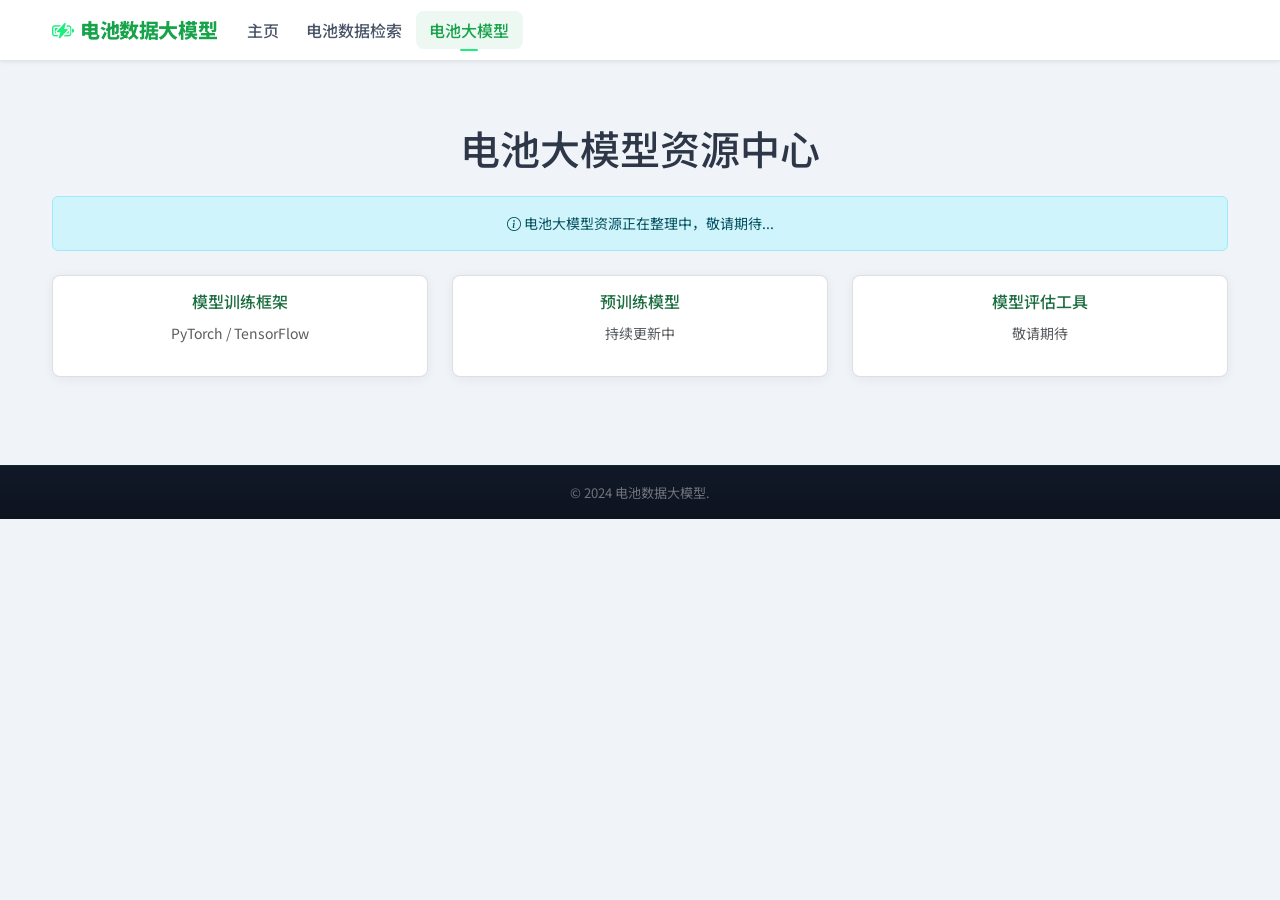
<file: model.html>
<!DOCTYPE html>
<html lang="zh">
<head>
    <meta charset="UTF-8">
    <meta name="viewport" content="width=device-width, initial-scale=1.0">
    <title>电池大模型</title>
    <link href="https://cdn.jsdelivr.net/npm/bootstrap@5.3.0/dist/css/bootstrap.min.css" rel="stylesheet">
    <link href="https://cdn.jsdelivr.net/npm/bootstrap-icons@1.7.2/font/bootstrap-icons.css" rel="stylesheet">
    <link href="styles.css" rel="stylesheet">
    <link href="chat-dialog.css" rel="stylesheet">
</head>
<body>
    <nav class="navbar navbar-expand-lg navbar-light bg-white fixed-top">
        <div class="container">
            <a class="navbar-brand text-success" href="index.html"><i class="bi bi-battery-charging"></i> 电池数据大模型</a>
            <button class="navbar-toggler" type="button" data-bs-toggle="collapse" data-bs-target="#navbarNav">
                <span class="navbar-toggler-icon"></span>
            </button>
            <div class="collapse navbar-collapse" id="navbarNav">
                <ul class="navbar-nav me-auto">
                    <li class="nav-item">
                        <a class="nav-link" href="index.html">主页</a>
                    </li>
                    <li class="nav-item">
                        <a class="nav-link" href="search.html">电池数据检索</a>
                    </li>
                    <li class="nav-item">
                        <a class="nav-link active" href="model.html">电池大模型</a>
                    </li>
                </ul>
            </div>
        </div>
    </nav>

    <div style="height: 76px;"></div>

    <div class="container mt-5">
        <h1 class="text-center mb-4">电池大模型资源中心</h1>
        <div class="alert alert-info text-center">
            <i class="bi bi-info-circle"></i> 电池大模型资源正在整理中，敬请期待...
        </div>
        <div class="row mt-4">
            <div class="col-md-4 mb-3">
                <div class="card">
                    <div class="card-body text-center">
                        <h5 class="card-title">模型训练框架</h5>
                        <p class="text-muted">PyTorch / TensorFlow</p>
                    </div>
                </div>
            </div>
            <div class="col-md-4 mb-3">
                <div class="card">
                    <div class="card-body text-center">
                        <h5 class="card-title">预训练模型</h5>
                        <p class="text-muted">持续更新中</p>
                    </div>
                </div>
            </div>
            <div class="col-md-4 mb-3">
                <div class="card">
                    <div class="card-body text-center">
                        <h5 class="card-title">模型评估工具</h5>
                        <p class="text-muted">敬请期待</p>
                    </div>
                </div>
            </div>
        </div>
    </div>

    <footer class="footer mt-5 py-3 bg-light">
        <div class="container text-center">
            <span class="text-muted">© 2024 电池数据大模型.</span>
        </div>
    </footer>

    <script src="https://cdn.jsdelivr.net/npm/bootstrap@5.3.0/dist/js/bootstrap.bundle.min.js"></script>
</body>
</html>
</file>
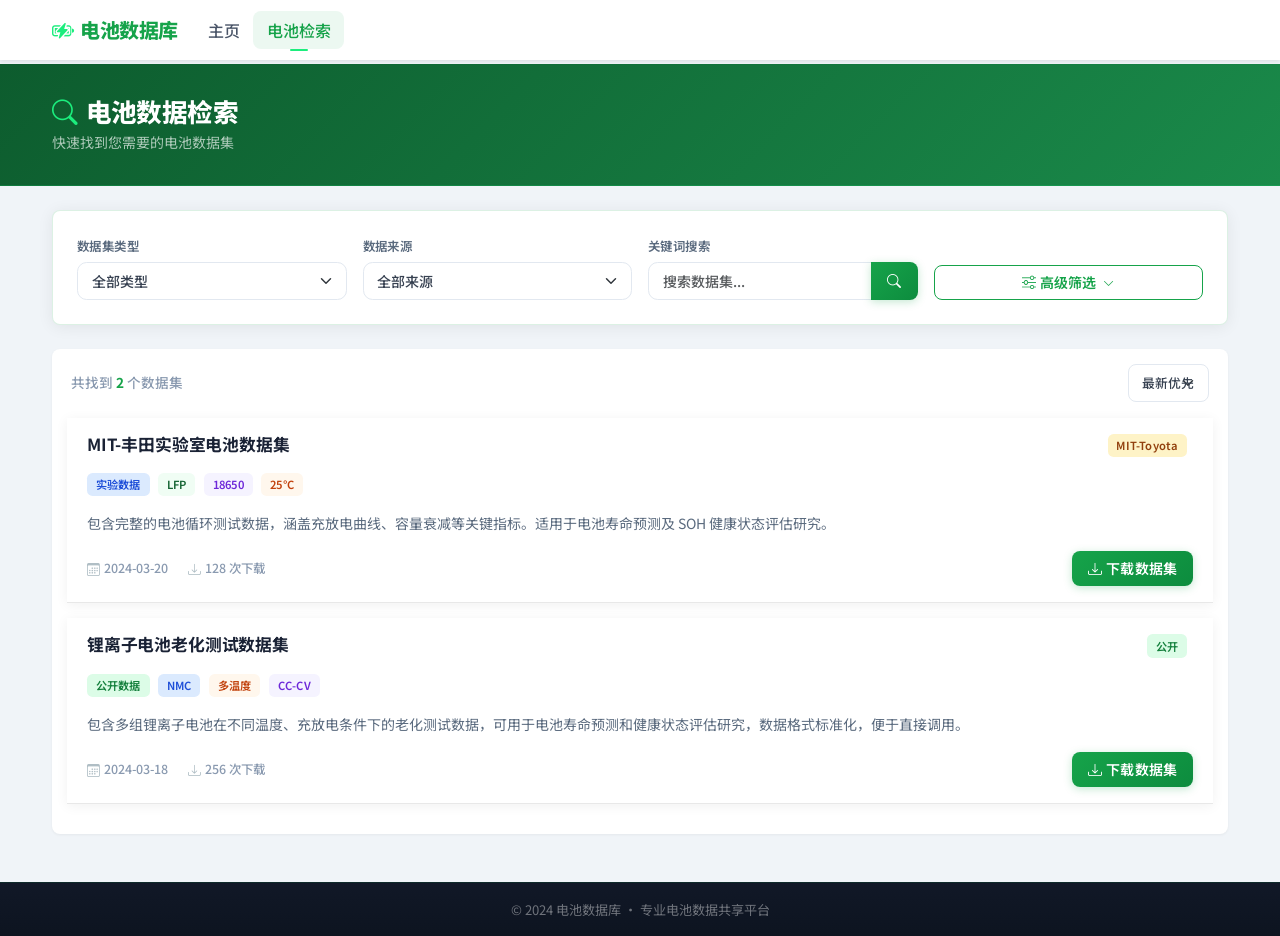
<file: search.html>
<!DOCTYPE html>
<html lang="zh">
<head>
    <meta charset="UTF-8">
    <meta name="viewport" content="width=device-width, initial-scale=1.0">
    <title>电池数据检索 · 电池数据库</title>
    <link href="https://cdn.jsdelivr.net/npm/bootstrap@5.3.0/dist/css/bootstrap.min.css" rel="stylesheet">
    <link href="https://cdn.jsdelivr.net/npm/bootstrap-icons@1.7.2/font/bootstrap-icons.css" rel="stylesheet">
    <link href="https://cdnjs.cloudflare.com/ajax/libs/font-awesome/6.0.0-beta3/css/all.min.css" rel="stylesheet">
    <link href="styles.css" rel="stylesheet">
    <link href="chat-dialog.css" rel="stylesheet">
</head>
<body>

    <!-- 导航栏 -->
    <nav class="navbar navbar-expand-lg navbar-light bg-white fixed-top">
        <div class="container">
            <a class="navbar-brand" href="index.html">
                <i class="bi bi-battery-charging"></i> 电池数据库
            </a>
            <button class="navbar-toggler" type="button" data-bs-toggle="collapse" data-bs-target="#navbarNav">
                <span class="navbar-toggler-icon"></span>
            </button>
            <div class="collapse navbar-collapse" id="navbarNav">
                <ul class="navbar-nav me-auto">
                    <li class="nav-item">
                        <a class="nav-link" href="index.html">主页</a>
                    </li>
                    <li class="nav-item">
                        <a class="nav-link active" href="search.html">电池检索</a>
                    </li>
                </ul>
            </div>
        </div>
    </nav>

    <!-- 导航栏占位 -->
    <div style="height: 64px;"></div>

    <!-- 页面标题 -->
    <div style="background: linear-gradient(135deg, #0d5c2e 0%, #1a8a4a 100%); padding: 2rem 0; border-bottom: 1px solid rgba(28,237,125,0.2);">
        <div class="container">
            <h1 style="color:#fff; font-size:1.6rem; font-weight:800; letter-spacing:-0.02em; margin:0 0 0.3rem;">
                <i class="bi bi-search me-2" style="color: #1ced7d;"></i>电池数据检索
            </h1>
            <p style="color:rgba(255,255,255,0.65); margin:0; font-size:0.875rem;">快速找到您需要的电池数据集</p>
        </div>
    </div>

    <!-- 主内容区 -->
    <div class="container mt-4 mb-5">

        <!-- 筛选条件 -->
        <div class="filter-section mb-4">
            <div class="card">
                <div class="card-body">
                    <!-- 基础筛选 -->
                    <div class="row g-3 align-items-end">
                        <div class="col-md-3">
                            <label class="form-label">数据集类型</label>
                            <select class="form-select" id="filterType">
                                <option value="">全部类型</option>
                                <option value="public">公开数据集</option>
                                <option value="experimental">实验数据集</option>
                            </select>
                        </div>
                        <div class="col-md-3">
                            <label class="form-label">数据来源</label>
                            <select class="form-select" id="filterSource">
                                <option value="">全部来源</option>
                                <option value="nasa">NASA</option>
                                <option value="lab">实验室</option>
                            </select>
                        </div>
                        <div class="col-md-3">
                            <label class="form-label">关键词搜索</label>
                            <div class="input-group">
                                <input type="text" class="form-control" placeholder="搜索数据集..." id="searchKeyword">
                                <button class="btn btn-primary px-3" type="button">
                                    <i class="bi bi-search"></i>
                                </button>
                            </div>
                        </div>
                        <div class="col-md-3">
                            <label class="form-label">&nbsp;</label>
                            <button class="btn btn-outline-primary w-100" type="button"
                                    data-bs-toggle="collapse" data-bs-target="#advancedFilters">
                                <i class="bi bi-sliders me-1"></i>高级筛选
                                <i class="bi bi-chevron-down ms-1" style="font-size:0.7rem;"></i>
                            </button>
                        </div>
                    </div>

                    <!-- 高级筛选（可折叠） -->
                    <div class="collapse" id="advancedFilters">
                        <hr style="border-color:#e2e8f0; margin: 1.25rem 0 1rem;">
                        <p style="font-size:0.75rem; font-weight:700; color:#8a9ab0; letter-spacing:0.06em; text-transform:uppercase; margin-bottom:0.85rem;">
                            高级筛选条件
                        </p>
                        <div class="row g-3">
                            <div class="col-md-4 col-sm-6">
                                <label class="form-label">正极材料</label>
                                <select class="form-select">
                                    <option value="">请选择</option>
                                    <option value="LCO">LCO</option>
                                    <option value="LFP">LFP</option>
                                    <option value="NCA">NCA</option>
                                    <option value="NMC">NMC</option>
                                    <option value="NMC-LCO">NMC-LCO</option>
                                </select>
                            </div>
                            <div class="col-md-4 col-sm-6">
                                <label class="form-label">负极材料</label>
                                <select class="form-select">
                                    <option value="">请选择</option>
                                    <option value="SiO2">SiO₂</option>
                                    <option value="Graphite">Graphite（石墨）</option>
                                </select>
                            </div>
                            <div class="col-md-4 col-sm-6">
                                <label class="form-label">测试温度 (°C)</label>
                                <select class="form-select">
                                    <option value="">请选择</option>
                                    <option value="0">0 °C</option>
                                    <option value="5">5 °C</option>
                                    <option value="10">10 °C</option>
                                    <option value="15">15 °C</option>
                                    <option value="20">20 °C</option>
                                    <option value="25">25 °C</option>
                                    <option value="30">30 °C</option>
                                    <option value="35">35 °C</option>
                                    <option value="40">40 °C</option>
                                </select>
                            </div>
                            <div class="col-md-4 col-sm-6">
                                <label class="form-label">充电协议</label>
                                <select class="form-select">
                                    <option value="">请选择</option>
                                    <option value="CC_CV">CC-CV</option>
                                    <option value="CC">CC</option>
                                    <option value="CV">CV</option>
                                    <option value="CP">CP</option>
                                </select>
                            </div>
                            <div class="col-md-4 col-sm-6">
                                <label class="form-label">放电协议</label>
                                <select class="form-select">
                                    <option value="">请选择</option>
                                    <option value="CC_CV">CC-CV</option>
                                    <option value="CC">CC</option>
                                    <option value="CV">CV</option>
                                    <option value="CP">CP</option>
                                </select>
                            </div>
                            <div class="col-md-4 col-sm-6">
                                <label class="form-label">电池形状尺寸</label>
                                <select class="form-select">
                                    <option value="">请选择</option>
                                    <option value="18650">18650 型</option>
                                    <option value="21700">21700 型</option>
                                    <option value="soft_pack">方形软包</option>
                                    <option value="hard_shell">方形硬壳</option>
                                    <option value="button">纽扣电池</option>
                                    <option value="plate">平板电池</option>
                                    <option value="solid_state">固态电池</option>
                                </select>
                            </div>
                            <div class="col-md-4 col-sm-6">
                                <label class="form-label">最大荷电状态 (SOC_max)</label>
                                <select class="form-select">
                                    <option value="">请选择</option>
                                    <option value="60">60%</option>
                                    <option value="80">80%</option>
                                    <option value="100">100%</option>
                                </select>
                            </div>
                            <div class="col-md-4 col-sm-6">
                                <label class="form-label">最小荷电状态 (SOC_min)</label>
                                <select class="form-select">
                                    <option value="">请选择</option>
                                    <option value="0">0%</option>
                                    <option value="20">20%</option>
                                    <option value="40">40%</option>
                                </select>
                            </div>
                        </div>
                    </div>
                </div>
            </div>
        </div>

        <!-- 搜索结果 -->
        <div class="search-results">
            <!-- 结果计数 -->
            <div class="results-header">
                <span class="results-count">共找到 <strong>2</strong> 个数据集</span>
                <select class="form-select form-select-sm" style="width:auto; font-size:0.8rem; border-radius:0.5rem;">
                    <option>最新优先</option>
                    <option>下载最多</option>
                    <option>名称排序</option>
                </select>
            </div>

            <!-- 结果卡片 1 -->
            <div class="result-card card">
                <div class="card-body">
                    <div class="d-flex justify-content-between align-items-start mb-2">
                        <h5 class="card-title mb-0">MIT-丰田实验室电池数据集</h5>
                        <span class="result-tag result-tag-nasa ms-2" style="white-space:nowrap;">MIT-Toyota</span>
                    </div>
                    <div class="mb-2">
                        <span class="result-tag result-tag-experiment">实验数据</span>
                        <span class="result-tag result-tag-public" style="background:#f0fdf4; color:#166534;">LFP</span>
                        <span class="result-tag" style="background:#f5f3ff; color:#6d28d9;">18650</span>
                        <span class="result-tag" style="background:#fff7ed; color:#c2410c;">25°C</span>
                    </div>
                    <p class="card-text">
                        包含完整的电池循环测试数据，涵盖充放电曲线、容量衰减等关键指标。适用于电池寿命预测及 SOH 健康状态评估研究。
                    </p>
                    <div class="d-flex justify-content-between align-items-center flex-wrap gap-2">
                        <div class="result-metadata">
                            <span><i class="bi bi-calendar3"></i> 2024-03-20</span>
                            <span><i class="bi bi-download"></i> 128 次下载</span>
                        </div>
                        <a href="https://zenodo.org/records/3633835" target="_blank" class="btn btn-primary btn-sm">
                            <i class="bi bi-download me-1"></i>下载数据集
                        </a>
                    </div>
                </div>
            </div>

            <!-- 结果卡片 2 -->
            <div class="result-card card">
                <div class="card-body">
                    <div class="d-flex justify-content-between align-items-start mb-2">
                        <h5 class="card-title mb-0">锂离子电池老化测试数据集</h5>
                        <span class="result-tag result-tag-public ms-2" style="white-space:nowrap;">公开</span>
                    </div>
                    <div class="mb-2">
                        <span class="result-tag result-tag-public">公开数据</span>
                        <span class="result-tag result-tag-public" style="background:#dbeafe; color:#1d4ed8;">NMC</span>
                        <span class="result-tag" style="background:#fff7ed; color:#c2410c;">多温度</span>
                        <span class="result-tag" style="background:#f5f3ff; color:#6d28d9;">CC-CV</span>
                    </div>
                    <p class="card-text">
                        包含多组锂离子电池在不同温度、充放电条件下的老化测试数据，可用于电池寿命预测和健康状态评估研究，数据格式标准化，便于直接调用。
                    </p>
                    <div class="d-flex justify-content-between align-items-center flex-wrap gap-2">
                        <div class="result-metadata">
                            <span><i class="bi bi-calendar3"></i> 2024-03-18</span>
                            <span><i class="bi bi-download"></i> 256 次下载</span>
                        </div>
                        <a href="https://ieee-dataport.org//documents/battery-aging-cycle-data-different-dod-discharge-depths" target="_blank" class="btn btn-primary btn-sm">
                            <i class="bi bi-download me-1"></i>下载数据集
                        </a>
                    </div>
                </div>
            </div>

        </div><!-- /.search-results -->
    </div><!-- /.container -->

    <!-- 页脚 -->
    <footer class="footer mt-auto py-3">
        <div class="container text-center">
            <span class="text-muted">© 2024 电池数据库 · 专业电池数据共享平台</span>
        </div>
    </footer>

    <script src="https://cdn.jsdelivr.net/npm/bootstrap@5.3.0/dist/js/bootstrap.bundle.min.js"></script>
</body>
</html>
</file>
<file: styles.css>
/* =============================================
   全局 & 基础
   ============================================= */
@import url('https://fonts.googleapis.com/css2?family=Noto+Sans+SC:wght@400;500;600;700;800&family=JetBrains+Mono:wght@400;600&display=swap');

:root {
    --green-primary: #1ced7d;
    --green-dark:    #0a9e52;
    --green-dim:     rgba(28, 237, 125, 0.15);
    --dark-bg:       #0f1117;
    --dark-card:     #161b24;
    --dark-border:   rgba(28, 237, 125, 0.2);
    --text-primary:  #e8edf5;
    --text-muted:    #7a8899;
    --accent-gold:   #ffd700;
    --radius-lg:     1rem;
    --radius-xl:     1.5rem;
    --shadow-green:  0 4px 24px rgba(28, 237, 125, 0.12);
    --shadow-card:   0 8px 32px rgba(0, 0, 0, 0.35);
    --transition:    all 0.28s cubic-bezier(0.4, 0, 0.2, 1);
}

*, *::before, *::after { box-sizing: border-box; }

body {
    min-height: 100vh;
    display: flex;
    flex-direction: column;
    background-color: #f0f4f8;
    font-family: 'Noto Sans SC', -apple-system, BlinkMacSystemFont, sans-serif;
    color: #2d3748;
    -webkit-font-smoothing: antialiased;
}

/* =============================================
   导航栏
   ============================================= */
.navbar {
    background: rgba(255, 255, 255, 0.97) !important;
    backdrop-filter: blur(12px);
    -webkit-backdrop-filter: blur(12px);
    box-shadow: 0 1px 0 rgba(0,0,0,0.08), 0 4px 16px rgba(0,0,0,0.06);
    padding: 0.6rem 0;
    transition: var(--transition);
}

.navbar-brand {
    font-weight: 800;
    font-size: 1.25rem;
    letter-spacing: -0.02em;
    color: #16a34a !important;
    display: flex;
    align-items: center;
    gap: 0.4rem;
}

.navbar-brand i {
    font-size: 1.4rem;
    color: var(--green-primary) !important;
}

.nav-link {
    font-weight: 500;
    font-size: 0.9rem;
    color: #4a5568 !important;
    padding: 0.45rem 0.85rem !important;
    border-radius: 0.5rem;
    transition: var(--transition);
    position: relative;
}

.nav-link:hover,
.nav-link.active {
    color: #16a34a !important;
    background: rgba(22, 163, 74, 0.08);
}

.nav-link.active::after {
    content: '';
    position: absolute;
    bottom: -2px;
    left: 50%;
    transform: translateX(-50%);
    width: 18px;
    height: 2px;
    background: var(--green-primary);
    border-radius: 2px;
}

/* =============================================
   Hero 区域
   ============================================= */
.hero-section {
    background: linear-gradient(135deg, #0d5c2e 0%, #1a8a4a 35%, #0f7a3c 65%, #064d22 100%);
    padding: 5rem 0 4rem;
    margin-bottom: 0;
    position: relative;
    overflow: hidden;
}

.hero-section::before {
    content: '';
    position: absolute;
    inset: 0;
    background:
        radial-gradient(ellipse 60% 80% at 80% 50%, rgba(28, 237, 125, 0.12) 0%, transparent 70%),
        radial-gradient(ellipse 40% 60% at 10% 80%, rgba(28, 237, 125, 0.08) 0%, transparent 60%);
    pointer-events: none;
}

.hero-section::after {
    content: '';
    position: absolute;
    bottom: 0;
    left: 0;
    right: 0;
    height: 1px;
    background: linear-gradient(90deg, transparent, rgba(28, 237, 125, 0.4), transparent);
}

.hero-content {
    padding: 1.5rem 0 1.5rem 2rem;
    position: relative;
    z-index: 1;
}

.hero-content h1 {
    font-size: 2.8rem;
    font-weight: 800;
    letter-spacing: -0.03em;
    line-height: 1.15;
    margin-bottom: 1.75rem;
    text-shadow: 0 2px 20px rgba(0,0,0,0.3);
}

.hero-content h1 span {
    color: var(--green-primary);
}

/* 统计数字 */
.stats {
    display: flex;
    gap: 2rem;
    flex-wrap: wrap;
    margin-bottom: 2rem;
}

.stat-item {
    position: relative;
    padding: 0.75rem 1.25rem;
    background: rgba(255,255,255,0.08);
    border: 1px solid rgba(28, 237, 125, 0.25);
    border-radius: 0.75rem;
    backdrop-filter: blur(8px);
    min-width: 140px;
}

.stat-item .h3 {
    font-size: 2.4rem !important;
    font-weight: 800 !important;
    color: var(--accent-gold) !important;
    font-family: 'JetBrains Mono', monospace !important;
    line-height: 1 !important;
    margin-bottom: 0.25rem !important;
}

.stat-item p {
    font-size: 0.78rem;
    color: rgba(255,255,255,0.75);
    margin: 0;
    line-height: 1.4;
}

/* CTA 区域 */
.cta-section .btn-light {
    background: rgba(255,255,255,0.95);
    color: #16a34a;
    font-size: 1rem;
    font-weight: 700;
    padding: 0.75rem 1.75rem;
    border-radius: 0.65rem;
    border: none;
    box-shadow: 0 4px 20px rgba(0,0,0,0.2);
    transition: var(--transition);
    letter-spacing: -0.01em;
}

.cta-section .btn-light:hover {
    background: #fff;
    transform: translateY(-2px);
    box-shadow: 0 8px 28px rgba(0,0,0,0.25);
    color: #0f7a3c;
}

.cta-section .hero-subtext {
    color: rgba(255,255,255,0.7);
    font-size: 0.9rem;
    margin-top: 0.75rem;
    margin-bottom: 0;
}

/* Hero 图片 */
.rounded-custom {
    border-radius: var(--radius-xl);
    box-shadow: 0 20px 60px rgba(0,0,0,0.4), 0 0 0 1px rgba(28, 237, 125, 0.2);
    transition: var(--transition);
    overflow: hidden;
    position: relative;
    z-index: 1;
}

.rounded-custom:hover {
    transform: translateY(-8px) scale(1.01);
    box-shadow: 0 28px 70px rgba(0,0,0,0.5), 0 0 0 1px rgba(28, 237, 125, 0.35);
}

.rounded-custom img {
    width: 100%;
    height: auto;
    display: block;
}

/* =============================================
   功能特色区域
   ============================================= */
.features-section {
    background: linear-gradient(180deg, #111827 0%, #1a2235 100%);
    padding: 3rem 0;
    border-top: 1px solid rgba(28, 237, 125, 0.15);
    border-bottom: 1px solid rgba(28, 237, 125, 0.15);
}

.feature-item {
    padding: 1.5rem;
    border-radius: var(--radius-lg);
    transition: var(--transition);
    position: relative;
}

.feature-item:hover {
    transform: translateY(-4px);
    background: rgba(28, 237, 125, 0.05);
}

.feature-number {
    font-family: 'JetBrains Mono', monospace;
    font-size: 2.2rem;
    font-weight: 600;
    color: var(--green-primary);
    opacity: 0.6;
    min-width: 3rem;
    line-height: 1;
}

.feature-content {
    border-left: 2px solid rgba(28, 237, 125, 0.3) !important;
}

.feature-content h3 {
    color: #e8edf5 !important;
    font-size: 1rem !important;
    font-weight: 600;
    margin-bottom: 0.4rem !important;
    letter-spacing: -0.01em;
}

.feature-content p {
    color: rgba(255,255,255,0.45) !important;
    font-size: 0.82rem;
    line-height: 1.6;
}

/* =============================================
   数据表区域
   ============================================= */
.data-section-title {
    font-size: 1.5rem;
    font-weight: 700;
    color: #1a2235;
    letter-spacing: -0.02em;
    margin-bottom: 0.25rem;
}

.data-section-title::before {
    content: '';
    display: inline-block;
    width: 4px;
    height: 1.3em;
    background: linear-gradient(180deg, var(--green-primary), var(--green-dark));
    border-radius: 2px;
    margin-right: 0.65rem;
    vertical-align: middle;
}

/* 卡片 */
.card {
    border: 1px solid rgba(0,0,0,0.07);
    box-shadow: 0 2px 12px rgba(0,0,0,0.06);
    margin-bottom: 1.5rem;
    border-radius: var(--radius-lg);
    overflow: hidden;
    background: #fff;
    transition: var(--transition);
}

.card:hover {
    box-shadow: 0 6px 24px rgba(0,0,0,0.1);
}

.card-header {
    background: #fff;
    border-bottom: 1px solid rgba(0,0,0,0.07);
    padding: 1.25rem 1.5rem;
}

.card-header h2 {
    margin: 0;
    color: #1a2235;
    font-weight: 700;
    font-size: 1.15rem;
    letter-spacing: -0.02em;
}

.card-header .text-muted {
    font-size: 0.82rem;
    color: #8a9ab0 !important;
}

/* 电池图片 */
.battery-img {
    width: 56px;
    height: 56px;
    object-fit: cover;
    border-radius: 0.5rem;
    box-shadow: 0 2px 8px rgba(0,0,0,0.12);
    transition: var(--transition);
    border: 1px solid rgba(0,0,0,0.06);
}

.battery-img:hover {
    transform: scale(1.12);
    box-shadow: 0 4px 16px rgba(0,0,0,0.2);
}

/* 表格 */
.table {
    margin-bottom: 0;
    font-size: 0.875rem;
}

.table thead th {
    background: #f7fafc;
    font-weight: 600;
    font-size: 0.78rem;
    color: #5a6a7e;
    border-bottom: 2px solid #e8edf3;
    letter-spacing: 0.03em;
    text-transform: uppercase;
    padding: 0.85rem 1rem;
    white-space: nowrap;
}

.table tbody td {
    vertical-align: middle;
    color: #374151;
    padding: 0.85rem 1rem;
    border-bottom: 1px solid #f1f5f9;
    font-weight: 500;
}

.table-hover tbody tr {
    transition: background 0.15s ease;
}

.table-hover tbody tr:hover td {
    background-color: #f0fdf4;
    color: #1a2235;
}

/* 类型徽章 */
.badge-type {
    display: inline-block;
    padding: 0.25rem 0.6rem;
    border-radius: 0.35rem;
    font-size: 0.72rem;
    font-weight: 600;
    letter-spacing: 0.02em;
}

.badge-lfp  { background: #dcfce7; color: #15803d; }
.badge-nca  { background: #dbeafe; color: #1d4ed8; }
.badge-nmc  { background: #fef3c7; color: #92400e; }
.badge-lco  { background: #fce7f3; color: #9d174d; }

/* 按钮 */
.btn-primary {
    background: linear-gradient(135deg, #16a34a 0%, #0d8c3e 100%);
    border: none;
    padding: 0.45rem 1rem;
    font-weight: 600;
    font-size: 0.8rem;
    letter-spacing: 0.01em;
    border-radius: 0.5rem;
    transition: var(--transition);
    box-shadow: 0 2px 8px rgba(22, 163, 74, 0.25);
}

.btn-primary:hover {
    background: linear-gradient(135deg, #15803d 0%, #0a7532 100%);
    transform: translateY(-1px);
    box-shadow: 0 4px 14px rgba(22, 163, 74, 0.35);
}

.btn-primary:active {
    transform: translateY(0);
}

.btn-outline-primary {
    color: #16a34a;
    border-color: #16a34a;
    font-weight: 600;
    font-size: 0.85rem;
    border-radius: 0.5rem;
    transition: var(--transition);
}

.btn-outline-primary:hover {
    background: #16a34a;
    border-color: #16a34a;
    box-shadow: 0 4px 12px rgba(22, 163, 74, 0.25);
}

/* =============================================
   检索页 - 筛选区域
   ============================================= */
.filter-section .card {
    border: 1px solid rgba(22, 163, 74, 0.15);
    box-shadow: 0 2px 16px rgba(0,0,0,0.07);
}

.filter-section .card-body {
    padding: 1.5rem;
}

.form-label {
    font-weight: 600;
    font-size: 0.78rem;
    color: #5a6a7e;
    letter-spacing: 0.04em;
    text-transform: uppercase;
    margin-bottom: 0.4rem;
}

.form-select, .form-control {
    border: 1.5px solid #e2e8f0;
    border-radius: 0.6rem;
    font-size: 0.875rem;
    font-weight: 500;
    color: #374151;
    padding: 0.5rem 0.85rem;
    background-color: #fff;
    transition: var(--transition);
    box-shadow: none;
}

.form-select:focus, .form-control:focus {
    border-color: #16a34a;
    box-shadow: 0 0 0 3px rgba(22, 163, 74, 0.12);
    outline: none;
}

/* 高级筛选折叠区 */
#advancedFilters {
    padding-top: 0.5rem;
    border-top: 1px dashed #e2e8f0;
    margin-top: 0.5rem;
}

/* =============================================
   检索页 - 结果卡片
   ============================================= */
.search-results .card-header-text {
    font-size: 0.78rem;
    color: #8a9ab0;
    font-weight: 500;
    letter-spacing: 0.02em;
}

.result-card {
    border: 1px solid rgba(0,0,0,0.07);
    border-radius: var(--radius-lg);
    margin-bottom: 1rem;
    background: #fff;
    transition: var(--transition);
    overflow: hidden;
}

.result-card:hover {
    border-color: rgba(22, 163, 74, 0.3);
    box-shadow: 0 6px 24px rgba(0,0,0,0.1), 0 0 0 1px rgba(22, 163, 74, 0.15);
    transform: translateY(-2px);
}

.result-card .card-body {
    padding: 1.25rem 1.5rem;
}

.result-card .card-title {
    font-size: 1.05rem;
    font-weight: 700;
    color: #1a2235;
    margin-bottom: 0.5rem;
    letter-spacing: -0.01em;
}

.result-card .card-text {
    font-size: 0.875rem;
    color: #5a6a7e;
    line-height: 1.65;
    margin-bottom: 1rem;
}

.result-metadata {
    display: flex;
    gap: 1rem;
    flex-wrap: wrap;
    align-items: center;
}

.result-metadata span {
    font-size: 0.78rem;
    color: #8a9ab0;
    font-weight: 500;
    display: flex;
    align-items: center;
    gap: 0.3rem;
}

.result-metadata i {
    font-size: 0.8rem;
    color: #b0bec5;
}

.result-tag {
    display: inline-block;
    padding: 0.2rem 0.55rem;
    border-radius: 0.35rem;
    font-size: 0.7rem;
    font-weight: 600;
    margin-right: 0.35rem;
    margin-bottom: 0.5rem;
    letter-spacing: 0.02em;
}

.result-tag-public     { background: #dcfce7; color: #15803d; }
.result-tag-experiment { background: #dbeafe; color: #1d4ed8; }
.result-tag-nasa       { background: #fef3c7; color: #92400e; }

/* 搜索结果头部 */
.results-header {
    display: flex;
    justify-content: space-between;
    align-items: center;
    margin-bottom: 1rem;
    padding: 0 0.25rem;
}

.results-count {
    font-size: 0.85rem;
    color: #8a9ab0;
    font-weight: 500;
}

.results-count strong {
    color: #16a34a;
}

/* =============================================
   AI 聊天对话框
   ============================================= */
.chat-dialog {
    display: none;
    position: fixed;
    bottom: 24px;
    right: 24px;
    width: 380px;
    height: 560px;
    background: #fff;
    border-radius: 16px;
    box-shadow: 0 20px 60px rgba(0,0,0,0.2), 0 0 0 1px rgba(0,0,0,0.06);
    z-index: 1050;
    flex-direction: column;
    overflow: hidden;
    animation: slideUp 0.3s cubic-bezier(0.4, 0, 0.2, 1);
}

.chat-dialog.show {
    display: flex;
}

@keyframes slideUp {
    from { opacity: 0; transform: translateY(20px) scale(0.97); }
    to   { opacity: 1; transform: translateY(0) scale(1); }
}

.chat-header {
    padding: 1rem 1.25rem;
    background: linear-gradient(135deg, #16a34a 0%, #0d8c3e 100%);
    display: flex;
    justify-content: space-between;
    align-items: center;
    flex-shrink: 0;
}

.chat-header h5 {
    color: #fff;
    margin: 0;
    font-size: 0.95rem;
    font-weight: 700;
    letter-spacing: -0.01em;
    display: flex;
    align-items: center;
    gap: 0.5rem;
}

.chat-header h5::before {
    content: '⚡';
    font-size: 1rem;
}

.close-btn {
    background: rgba(255,255,255,0.15);
    border: none;
    color: #fff;
    width: 28px;
    height: 28px;
    border-radius: 50%;
    display: flex;
    align-items: center;
    justify-content: center;
    cursor: pointer;
    transition: var(--transition);
    font-size: 0.8rem;
}

.close-btn:hover {
    background: rgba(255,255,255,0.3);
}

.chat-messages {
    flex: 1;
    overflow-y: auto;
    padding: 1rem 1.25rem;
    display: flex;
    flex-direction: column;
    gap: 0.75rem;
    scroll-behavior: smooth;
}

.chat-messages::-webkit-scrollbar { width: 4px; }
.chat-messages::-webkit-scrollbar-track { background: transparent; }
.chat-messages::-webkit-scrollbar-thumb { background: #e2e8f0; border-radius: 4px; }

.message {
    display: flex;
    align-items: flex-end;
    gap: 0.5rem;
    animation: fadeIn 0.25s ease;
}

@keyframes fadeIn {
    from { opacity: 0; transform: translateY(8px); }
    to   { opacity: 1; transform: translateY(0); }
}

.message.user-message {
    flex-direction: row-reverse;
}

.message-avatar {
    width: 32px;
    height: 32px;
    border-radius: 50%;
    object-fit: cover;
    flex-shrink: 0;
    box-shadow: 0 2px 6px rgba(0,0,0,0.12);
}

.message-content {
    max-width: 75%;
    padding: 0.65rem 0.9rem;
    border-radius: 14px;
    font-size: 0.85rem;
    line-height: 1.55;
    font-weight: 400;
}

.bot-message .message-content {
    background: #f1f5f9;
    color: #374151;
    border-bottom-left-radius: 4px;
}

.user-message .message-content {
    background: linear-gradient(135deg, #16a34a 0%, #0d8c3e 100%);
    color: #fff;
    border-bottom-right-radius: 4px;
}

.chat-input-area {
    display: flex;
    align-items: flex-end;
    gap: 0.6rem;
    padding: 0.85rem 1.25rem;
    border-top: 1px solid #f1f5f9;
    background: #fff;
    flex-shrink: 0;
}

#userInput {
    flex: 1;
    border: 1.5px solid #e2e8f0;
    border-radius: 12px;
    padding: 0.6rem 0.85rem;
    font-size: 0.85rem;
    resize: none;
    outline: none;
    transition: var(--transition);
    font-family: inherit;
    line-height: 1.5;
    max-height: 100px;
}

#userInput:focus {
    border-color: #16a34a;
    box-shadow: 0 0 0 3px rgba(22, 163, 74, 0.1);
}

.send-btn {
    width: 38px;
    height: 38px;
    border-radius: 50%;
    background: linear-gradient(135deg, #16a34a, #0d8c3e);
    border: none;
    color: #fff;
    display: flex;
    align-items: center;
    justify-content: center;
    cursor: pointer;
    transition: var(--transition);
    flex-shrink: 0;
    box-shadow: 0 2px 8px rgba(22, 163, 74, 0.3);
}

.send-btn:hover {
    transform: scale(1.08);
    box-shadow: 0 4px 14px rgba(22, 163, 74, 0.4);
}

/* =============================================
   下载进度 & Toast
   ============================================= */
.download-progress {
    position: fixed;
    top: 50%;
    left: 50%;
    transform: translate(-50%, -50%);
    background: #fff;
    padding: 1.5rem 2rem;
    border-radius: var(--radius-lg);
    box-shadow: 0 20px 60px rgba(0,0,0,0.2);
    z-index: 2000;
    min-width: 320px;
    border: 1px solid rgba(22, 163, 74, 0.15);
}

.download-progress h4 {
    font-size: 1rem;
    font-weight: 700;
    color: #1a2235;
    margin-bottom: 1rem;
}

.download-progress .progress {
    height: 8px;
    border-radius: 4px;
    background: #e2e8f0;
    overflow: hidden;
    margin: 0.75rem 0;
}

.download-progress .progress-bar {
    background: linear-gradient(90deg, #16a34a, var(--green-primary));
    border-radius: 4px;
    transition: width 0.3s ease;
}

.download-progress .progress-text {
    text-align: center;
    font-size: 0.85rem;
    font-weight: 600;
    color: #16a34a;
    margin: 0;
}

.toast {
    position: fixed;
    top: 80px;
    right: 20px;
    z-index: 2100;
    min-width: 280px;
    border-radius: var(--radius-lg);
    box-shadow: 0 8px 24px rgba(0,0,0,0.15);
    border: none;
    overflow: hidden;
}

.toast-header {
    font-weight: 600;
    font-size: 0.875rem;
    padding: 0.65rem 1rem;
    border-bottom: 1px solid rgba(255,255,255,0.15);
}

.toast-body {
    font-size: 0.85rem;
    padding: 0.75rem 1rem;
    color: #374151;
}

/* =============================================
   页脚
   ============================================= */
.footer {
    background: linear-gradient(180deg, #111827 0%, #0d1420 100%) !important;
    color: rgba(255,255,255,0.55);
    padding: 2rem 0;
    margin-top: auto;
    border-top: 1px solid rgba(28, 237, 125, 0.1);
}

.footer .text-muted {
    color: rgba(255,255,255,0.4) !important;
    font-size: 0.82rem;
}

/* =============================================
   响应式
   ============================================= */
@media (max-width: 768px) {
    .hero-content {
        padding-left: 0.5rem;
        padding-top: 1rem;
    }

    .hero-content h1 {
        font-size: 2rem;
    }

    .stat-item .h3 {
        font-size: 1.9rem !important;
    }

    .stats {
        gap: 0.75rem;
    }

    .chat-dialog {
        width: calc(100vw - 32px);
        right: 16px;
        bottom: 16px;
    }

    .result-metadata {
        gap: 0.6rem;
    }
}

/* =============================================
   滚动条 (全局)
   ============================================= */
::-webkit-scrollbar { width: 6px; height: 6px; }
::-webkit-scrollbar-track { background: #f1f5f9; }
::-webkit-scrollbar-thumb { background: #cbd5e1; border-radius: 3px; }
::-webkit-scrollbar-thumb:hover { background: #94a3b8; }
</file>
<file: chat-dialog.css>
body {
    font-size: 14px;
    line-height: 1.5;
    min-height: 100vh;
    display: flex;
    flex-direction: column;
}

.container {
    max-width: 1200px;
    margin: 0 auto;
}

/* 导航栏样式统一 */
.navbar {
    box-shadow: 0 2px 4px rgba(0,0,0,.08);
    height: 60px;
}

.navbar-brand {
    font-size: 1.25rem;
}

.nav-link {
    font-size: 1rem;
}

/* 内容区域样式 */
.card {
    border-radius: 8px;
    border: 1px solid rgba(0,0,0,.125);
}

.card-header {
    background-color: #fff;
    border-bottom: 1px solid rgba(0,0,0,.125);
}

/* 表单元素样式统一 */
.form-select, .form-control {
    font-size: 14px;
    height: 38px;
}

.btn {
    font-size: 14px;
}

/* 页脚样式 */
.footer {
    margin-top: auto;
    background-color: #f8f9fa;
    padding: 1rem 0;
}

/* 搜索结果卡片样式更新 */
.result-card {
    transition: all 0.2s;
    border: none;
    border-bottom: 1px solid #e8e8e8;
    border-radius: 0;
    margin-bottom: 15px;
    background-color: transparent;
}

.result-card:hover {
    transform: none;
    background-color: #f8fff8;
    box-shadow: none;
}

.result-card .card-body {
    padding: 16px 20px;
}

.card-title {
    color: #1e6e42;
    font-size: 16px;
    font-weight: 500;
    margin-bottom: 12px;
    cursor: pointer;
}

.card-title:hover {
    color: #2d8653;
    text-decoration: underline;
}

.card-text {
    color: #666;
    font-size: 13px;
    line-height: 1.6;
    margin-bottom: 12px;
}

/* 搜索结果元数据样式 */
.result-metadata {
    display: flex;
    align-items: center;
    gap: 20px;
    color: #888;
    font-size: 12px;
}

.result-metadata span {
    display: flex;
    align-items: center;
    gap: 4px;
}

/* 修改搜索结果容器样式 */
.search-results {
    background-color: #fff;
    border-radius: 8px;
    box-shadow: 0 1px 3px rgba(0,0,0,0.05);
    padding: 15px;
    margin-top: 20px;
}

.chat-dialog {
    display: none;
    position: fixed;
    bottom: 20px;
    right: 20px;
    width: 350px;
    height: 500px;
    background: #fff;
    border-radius: 12px;
    box-shadow: 0 5px 20px rgba(0,0,0,0.15);
    z-index: 1000;
    overflow: hidden;
}

.chat-dialog.show {
    display: block;
}

.chat-dialog-content {
    display: flex;
    flex-direction: column;
    height: 100%;
}

.chat-header {
    padding: 15px;
    background: #f8f9fa;
    border-bottom: 1px solid #eee;
    display: flex;
    justify-content: space-between;
    align-items: center;
}

.chat-header h5 {
    margin: 0;
    font-size: 1.1rem;
    color: #333;
}

.close-btn {
    background: none;
    border: none;
    color: #666;
    cursor: pointer;
    padding: 5px;
}

.close-btn:hover {
    color: #333;
}

.chat-messages {
    flex: 1;
    overflow-y: auto;
    padding: 15px;
    background: #f5f5f5;
}

.message {
    max-width: 80%;
    margin-bottom: 15px;
    padding: 10px 15px;
    border-radius: 15px;
    word-wrap: break-word;
    display: flex;
    align-items: flex-start;
    gap: 10px;
}

.message-avatar {
    width: 36px;
    height: 36px;
    border-radius: 50%;
    flex-shrink: 0;
}

.message-content {
    padding: 10px 15px;
    border-radius: 15px;
    max-width: calc(100% - 46px);
}

.user-message {
    flex-direction: row-reverse;
    margin-left: auto;
}

.user-message .message-content {
    background: #007bff;
    color: white;
    border-bottom-right-radius: 5px;
}

.bot-message {
    flex-direction: row;
    margin-right: auto;
}

.bot-message .message-content {
    background: white;
    color: #333;
    border-bottom-left-radius: 5px;
    box-shadow: 0 1px 2px rgba(0,0,0,0.1);
}

.chat-input-area {
    padding: 15px;
    background: #fff;
    border-top: 1px solid #eee;
    display: flex;
    gap: 10px;
}

#userInput {
    flex: 1;
    border: 1px solid #ddd;
    border-radius: 20px;
    padding: 8px 15px;
    resize: none;
    max-height: 100px;
    overflow-y: auto;
}

.send-btn {
    background: #007bff;
    color: white;
    border: none;
    border-radius: 50%;
    width: 40px;
    height: 40px;
    display: flex;
    align-items: center;
    justify-content: center;
    cursor: pointer;
    transition: background-color 0.2s;
}

.send-btn:hover {
    background: #0056b3;
}

/* 移动端适配 */
@media (max-width: 768px) {
    .chat-dialog {
        width: 100%;
        height: 100%;
        bottom: 0;
        right: 0;
        border-radius: 0;
    }

    .chat-dialog-content {
        height: 100vh;
    }

    .chat-header {
        padding: 15px;
        position: sticky;
        top: 0;
        background: #f8f9fa;
        z-index: 2;
    }

    .chat-messages {
        flex: 1;
        padding: 15px;
    }

    .chat-input-area {
        position: sticky;
        bottom: 0;
        background: #fff;
        padding: 10px 15px;
        padding-bottom: calc(10px + env(safe-area-inset-bottom));
    }

    .message {
        max-width: 85%;
    }

    #userInput {
        font-size: 16px; /* 防止iOS自动缩放 */
    }

    .message-avatar {
        width: 32px;
        height: 32px;
    }
    
    .message-content {
        max-width: calc(100% - 42px);
    }
}

/* 添加平滑过渡效果 */
.chat-dialog {
    transition: all 0.3s ease-in-out;
}

/* 适配iPhone底部安全区域 */
@supports (padding-bottom: env(safe-area-inset-bottom)) {
    .chat-input-area {
        padding-bottom: calc(15px + env(safe-area-inset-bottom));
    }
}

/* 添加滚动条样式 */
.chat-messages::-webkit-scrollbar {
    width: 6px;
}

.chat-messages::-webkit-scrollbar-track {
    background: #f1f1f1;
}

.chat-messages::-webkit-scrollbar-thumb {
    background: #888;
    border-radius: 3px;
}

.chat-messages::-webkit-scrollbar-thumb:hover {
    background: #555;
}
</file>
